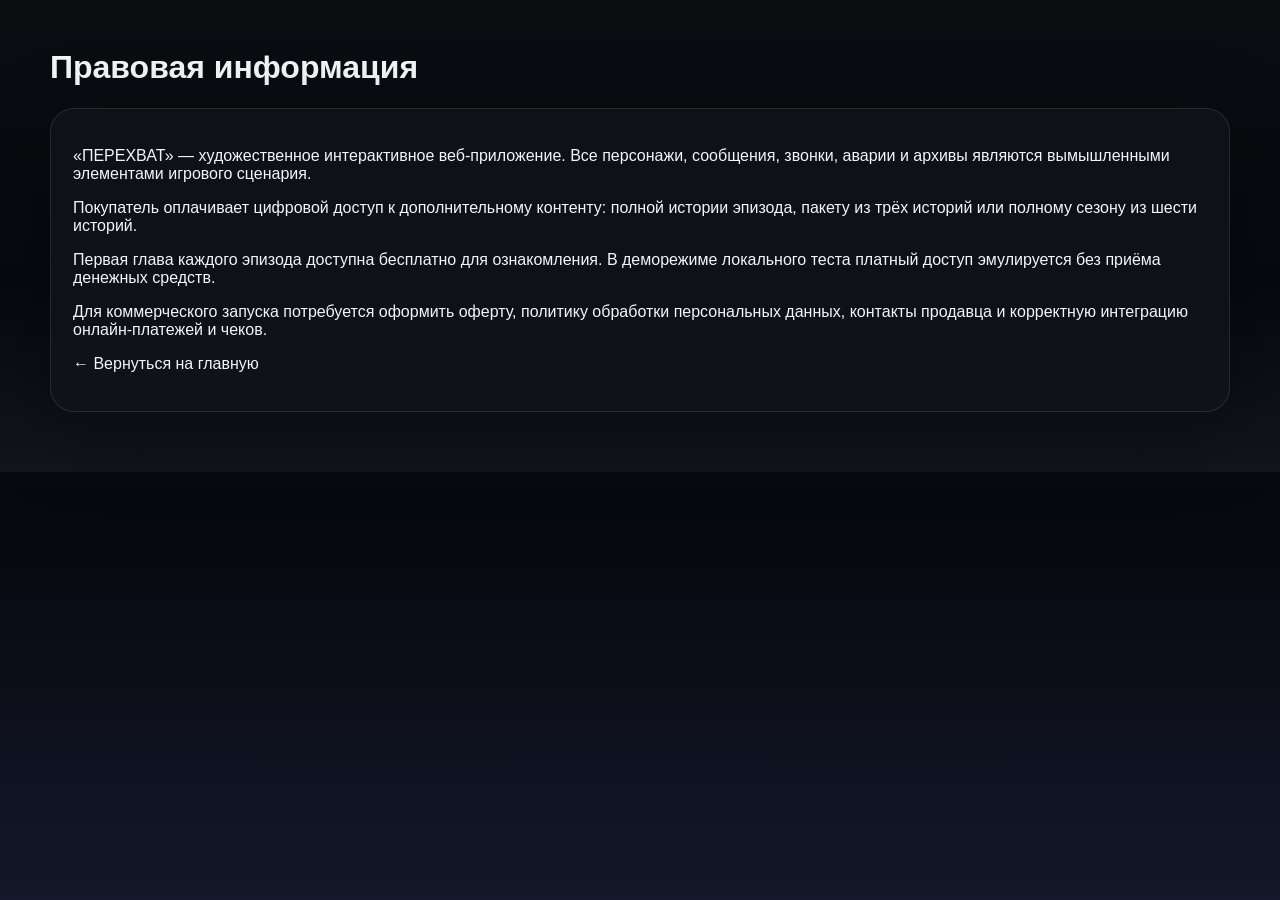
<file: static/legal.html>
<!doctype html><html lang="ru"><head><meta charset="utf-8"><meta name="viewport" content="width=device-width, initial-scale=1"><title>ПЕРЕХВАТ — правовая информация</title><link rel="stylesheet" href="/static/styles.css"></head><body data-theme="classic"><main class="wrap" style="padding:28px 0 60px;position:relative;z-index:1"><h1>Правовая информация</h1><div class="card" style="padding:22px"><p>«ПЕРЕХВАТ» — художественное интерактивное веб-приложение. Все персонажи, сообщения, звонки, аварии и архивы являются вымышленными элементами игрового сценария.</p><p>Покупатель оплачивает цифровой доступ к дополнительному контенту: полной истории эпизода, пакету из трёх историй или полному сезону из шести историй.</p><p>Первая глава каждого эпизода доступна бесплатно для ознакомления. В деморежиме локального теста платный доступ эмулируется без приёма денежных средств.</p><p>Для коммерческого запуска потребуется оформить оферту, политику обработки персональных данных, контакты продавца и корректную интеграцию онлайн-платежей и чеков.</p><p><a href="/">← Вернуться на главную</a></p></div></main></body></html>
</file>
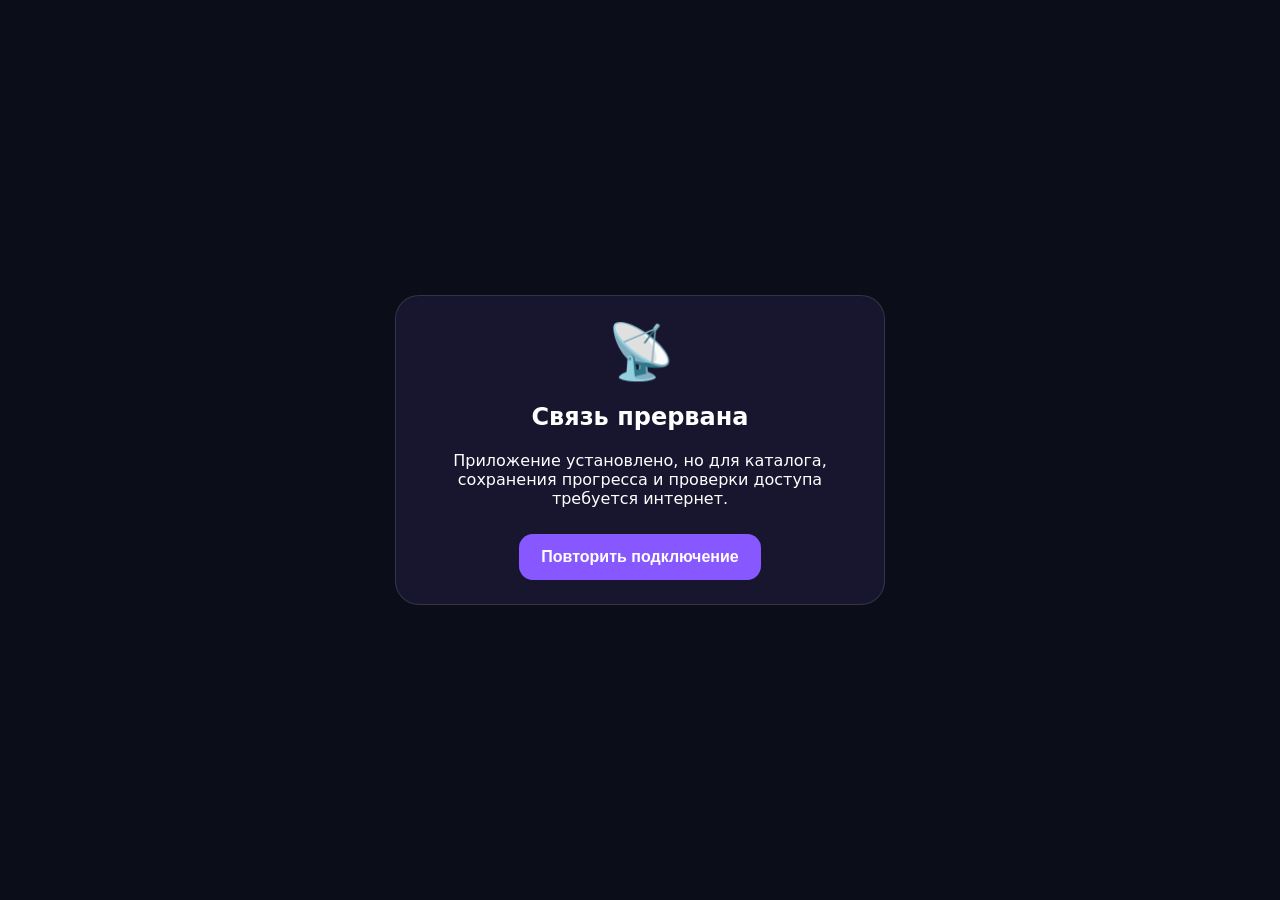
<file: static/offline.html>
<!doctype html><html lang="ru"><head><meta charset="utf-8"><meta name="viewport" content="width=device-width, initial-scale=1"><meta name="theme-color" content="#14142a"><title>ПЕРЕХВАТ — Нет соединения</title><style>body{margin:0;font-family:system-ui;background:#0b0d18;color:white;display:grid;place-items:center;min-height:100vh;text-align:center;padding:24px;box-sizing:border-box}.card{max-width:440px;background:#18162f;border:1px solid #ffffff20;border-radius:24px;padding:24px}.icon{font-size:54px}.button{display:inline-block;background:#8758ff;color:#fff;padding:14px 22px;border:0;border-radius:14px;font-size:16px;font-weight:800;text-decoration:none;margin-top:10px;cursor:pointer}</style></head><body><section class="card"><div class="icon">📡</div><h1>Связь прервана</h1><p>Приложение установлено, но для каталога, сохранения прогресса и проверки доступа требуется интернет.</p><button class="button" onclick="location.reload()">Повторить подключение</button></section></body></html>
</file>
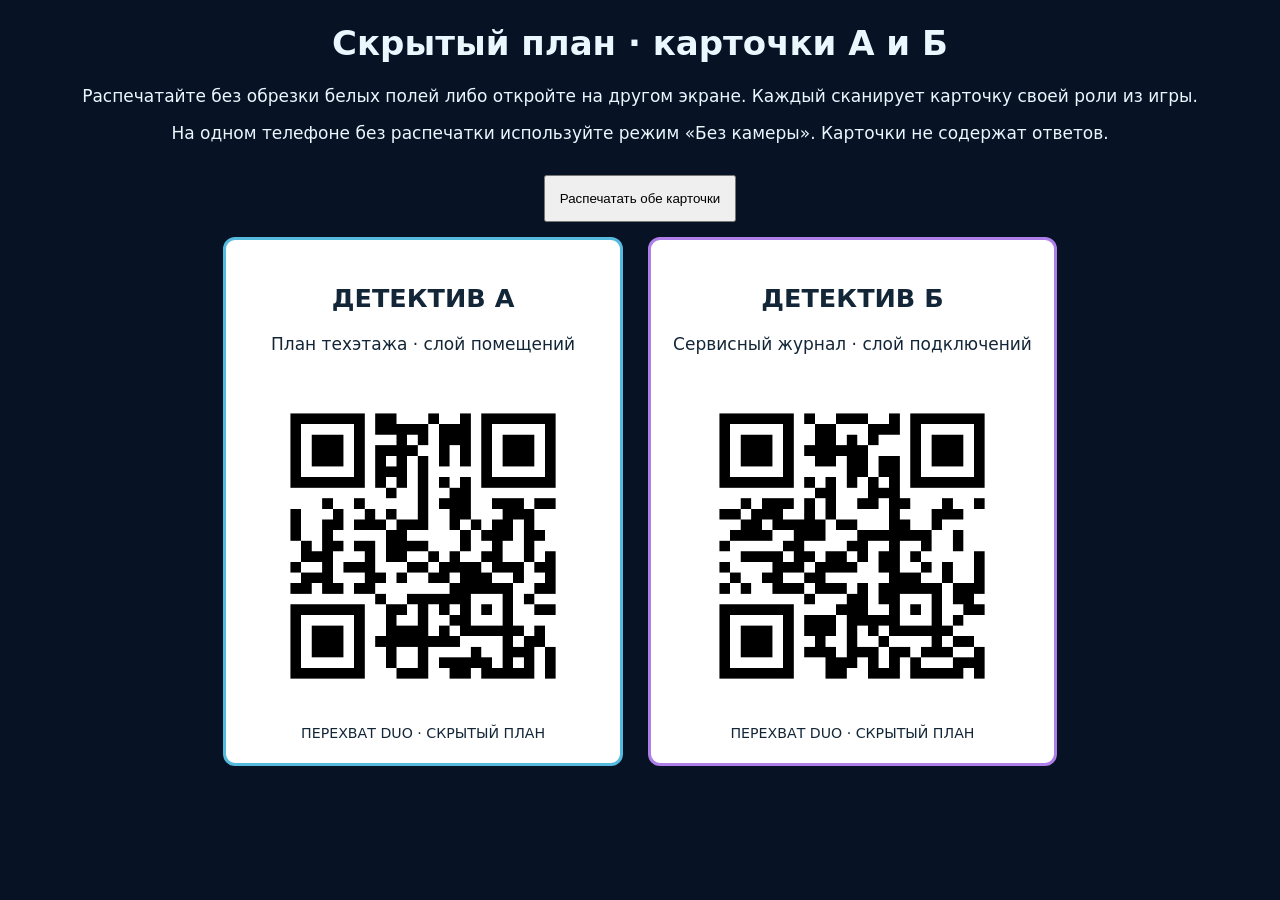
<file: static/ar/cards.html>
<!doctype html><html lang="ru"><meta charset="utf-8"><meta name="viewport" content="width=device-width,initial-scale=1"><title>ПЕРЕХВАТ — AR-карточки</title><style>body{font:17px system-ui;background:#071324;color:#eaf7ff;margin:20px;text-align:center}main{display:flex;gap:25px;justify-content:center;flex-wrap:wrap}article{background:white;color:#132637;padding:22px;border:3px solid #55badd;border-radius:12px;max-width:420px;break-inside:avoid}article.b{border-color:#ae7ee9}img{width:100%;max-width:350px;height:auto}button{padding:14px;margin:15px;cursor:pointer}small{display:block}@media print{body{background:white;color:black;margin:0}header,button{display:none}main{display:block}article{margin:10mm auto;max-width:110mm;border-color:black}img{width:90mm}}</style><header><h1>Скрытый план · карточки А и Б</h1><p>Распечатайте без обрезки белых полей либо откройте на другом экране. Каждый сканирует карточку своей роли из игры.</p><p>На одном телефоне без распечатки используйте режим «Без камеры». Карточки не содержат ответов.</p><button onclick="print()">Распечатать обе карточки</button></header><main><article><h2>ДЕТЕКТИВ А</h2><p>План техэтажа · слой помещений</p><img src="card-a.png" alt="Маркер карточки А"><small>ПЕРЕХВАТ DUO · СКРЫТЫЙ ПЛАН</small></article><article class="b"><h2>ДЕТЕКТИВ Б</h2><p>Сервисный журнал · слой подключений</p><img src="card-b.png" alt="Маркер карточки Б"><small>ПЕРЕХВАТ DUO · СКРЫТЫЙ ПЛАН</small></article></main></html>
</file>
<file: static/styles.css>
:root{
  --bg:#0a0c14;--bg2:#13182a;--card:#111728cc;--line:#ffffff16;--text:#f4f7ff;--muted:#a9b2cc;
  --primary:#7c5cff;--secondary:#46d8ff;--accent:#ff5fb2;--success:#8dff8a;--warning:#ffcf44;
  --shadow:0 20px 80px rgba(0,0,0,.35);--radius:24px;
}
body[data-theme="classic"]{
  --bg:#0b0d11;--bg2:#12151c;--card:#10131acc;--line:#ffffff14;--text:#f4f5f7;--muted:#9fa6b5;
  --primary:#6f7cff;--secondary:#98a6c7;--accent:#7f8ba9;--success:#8be0b7;--warning:#d4a657;
}
*{box-sizing:border-box} html,body{margin:0;padding:0;background:linear-gradient(180deg,var(--bg),#07090f 60%,var(--bg2));color:var(--text);font-family:Inter,Segoe UI,Arial,sans-serif;min-height:100%}
a{color:inherit;text-decoration:none} button,input{font:inherit}
.wrap{width:min(1180px,calc(100% - 28px));margin:0 auto}
.bg-orb{position:fixed;filter:blur(60px);opacity:.45;pointer-events:none;z-index:0}.orb-1{width:380px;height:380px;background:var(--primary);top:-120px;left:-80px}.orb-2{width:320px;height:320px;background:var(--accent);right:-90px;top:180px}.bg-grid{position:fixed;inset:0;pointer-events:none;background-image:linear-gradient(to right,#ffffff08 1px,transparent 1px),linear-gradient(to bottom,#ffffff08 1px,transparent 1px);background-size:28px 28px;mask-image:radial-gradient(circle at center, black, transparent 72%);z-index:0}
.topbar,.hero,.pricing-row,.episodes-grid,.bundle-grid,.footer-note,.section-title-row{position:relative;z-index:1}
.topbar{display:flex;justify-content:space-between;gap:16px;align-items:center;padding:24px 0 18px}.brand{display:flex;gap:14px;align-items:center}.brand-icon{width:44px;height:44px;border-radius:14px;background:linear-gradient(135deg,var(--primary),var(--accent));display:grid;place-items:center;font-size:24px;font-weight:800;box-shadow:var(--shadow)}.brand-name{font-size:22px;font-weight:900;letter-spacing:.04em}.brand-sub{font-size:13px;color:var(--muted)}
.topbar-actions{display:flex;gap:10px;flex-wrap:wrap}.ghost-btn,.primary-btn,.secondary-btn,.unlock-btn{border:1px solid var(--line);background:#ffffff08;color:var(--text);padding:12px 16px;border-radius:14px;cursor:pointer;transition:.2s ease}.primary-btn,.unlock-btn{background:linear-gradient(135deg,var(--primary),var(--accent));border:none;box-shadow:0 12px 30px rgba(124,92,255,.35);font-weight:800}.secondary-btn{background:linear-gradient(135deg,var(--secondary),#7affd5);border:none;color:#061018;font-weight:800}.ghost-btn:hover,.primary-btn:hover,.secondary-btn:hover,.unlock-btn:hover{transform:translateY(-1px)}
.card{background:var(--card);backdrop-filter:blur(16px);border:1px solid var(--line);border-radius:var(--radius);box-shadow:var(--shadow)}
.card-hero{display:grid;grid-template-columns:1.35fr .8fr;gap:20px;padding:28px;margin-top:8px}.hero h1{margin:10px 0 12px;font-size:clamp(34px,5vw,58px);line-height:.98}.hero h1 span{background:linear-gradient(135deg,var(--secondary),var(--accent));-webkit-background-clip:text;background-clip:text;color:transparent}.hero p{margin:0;max-width:740px;color:var(--muted);font-size:18px;line-height:1.55}.pill{display:inline-block;padding:8px 12px;border-radius:999px;font-size:12px;border:1px solid var(--line);letter-spacing:.08em}.accent{background:#ffffff10}.hero-actions{display:flex;gap:12px;flex-wrap:wrap;margin-top:22px}.hero-side{display:grid;place-items:center}.mini-stats{width:100%;display:grid;grid-template-columns:repeat(3,1fr);gap:14px}.mini-stat{padding:18px;border-radius:18px;background:#ffffff08;border:1px solid var(--line);text-align:center}.mini-stat span{display:block;font-size:32px;font-weight:900}.mini-stat small{color:var(--muted)}
.pricing-row{display:grid;grid-template-columns:repeat(4,1fr);gap:12px;padding:18px;margin:18px 0 8px}.pricing-row>div{padding:8px 10px}.small-label{font-size:12px;color:var(--muted);letter-spacing:.08em;text-transform:uppercase}.small-note{font-size:13px;color:var(--muted)}
.section-title-row{display:flex;justify-content:space-between;align-items:end;padding:20px 0 10px}.section-title-row h2{margin:4px 0 0;font-size:30px}
.episodes-grid{display:grid;grid-template-columns:repeat(3,1fr);gap:18px}.episode-card{padding:20px;display:flex;flex-direction:column;gap:14px;min-height:310px;position:relative;overflow:hidden}.episode-card::before{content:"";position:absolute;inset:-50% auto auto -18%;width:180px;height:180px;background:radial-gradient(circle,var(--card-accent),transparent 70%);opacity:.55;filter:blur(8px)}.episode-card>*{position:relative}.episode-top{display:flex;justify-content:space-between;gap:10px;align-items:flex-start}.episode-code{font-size:12px;color:var(--muted);letter-spacing:.08em;text-transform:uppercase}.episode-title{font-size:26px;font-weight:900}.episode-sub{color:var(--muted);font-size:14px}.episode-hook{color:#e9eefc;line-height:1.5;min-height:84px}.episode-chips{display:flex;gap:8px;flex-wrap:wrap}.chip{padding:8px 10px;border-radius:999px;background:#ffffff10;border:1px solid var(--line);font-size:12px}.chip.green{color:#06140b;background:linear-gradient(135deg,var(--success),#d7ffd1);border:none}.episode-actions{display:flex;gap:10px;flex-wrap:wrap;margin-top:auto}
.bundle-grid{display:grid;grid-template-columns:repeat(3,1fr);gap:18px;padding-bottom:24px}.bundle-card{padding:20px}.bundle-card h3{margin:8px 0 6px;font-size:24px}.bundle-card p{color:var(--muted);min-height:56px}.bundle-list{display:flex;flex-wrap:wrap;gap:8px;margin:14px 0 16px}
.footer-note{padding:20px 0 50px;color:var(--muted)}
.drawer{position:fixed;inset:0;z-index:25}.drawer.hidden{display:none}.drawer-scrim{position:absolute;inset:0;background:#000a}.drawer-panel{position:absolute;right:0;top:0;bottom:0;width:min(540px,100%);background:linear-gradient(180deg,#12172a,#090c13);border-left:1px solid var(--line);padding:22px;overflow:auto}.close-btn{position:absolute;right:16px;top:14px;border:none;background:#ffffff14;color:#fff;font-size:28px;width:38px;height:38px;border-radius:12px;cursor:pointer}.drawer h3{font-size:32px;margin:12px 0 4px}.drawer p{color:var(--muted);line-height:1.6}.drawer .price-line{display:flex;justify-content:space-between;padding:14px 0;border-top:1px solid var(--line)}
.game{position:fixed;inset:0;z-index:35;background:radial-gradient(circle at top,var(--bg2),#05070c 70%);display:flex;flex-direction:column}.game.hidden{display:none}.game-header{display:flex;gap:12px;align-items:center;justify-content:space-between;padding:12px 14px;border-bottom:1px solid var(--line);background:#080a10d8;backdrop-filter:blur(10px)}.game-meta{display:flex;flex-direction:column;gap:2px}.game-meta>div:first-child{font-weight:800}.game-tag{padding:8px 12px;border-radius:999px;background:#ffffff0b;border:1px solid var(--line);font-size:12px}.game-right{text-align:right}.game-progress{height:4px;background:#ffffff12}.game-progress>div{height:100%;background:linear-gradient(90deg,var(--secondary),var(--accent));width:0}.game-stage{padding:18px;width:min(860px,100%);margin:0 auto;overflow:auto;flex:1}
.scene-card{padding:20px;border:1px solid var(--line);border-radius:24px;background:var(--card);box-shadow:var(--shadow)}.scene-title{font-size:32px;font-weight:900;margin:0 0 6px}.scene-sub{color:var(--muted);margin:0 0 16px}.messages{display:flex;flex-direction:column;gap:10px}.message{padding:14px 16px;border-radius:18px;background:#ffffff0c;border:1px solid var(--line)}.msg-who{font-size:12px;letter-spacing:.08em;color:var(--secondary);margin-bottom:4px;text-transform:uppercase}.msg-text{line-height:1.55}
.controls{display:flex;flex-direction:column;gap:10px;margin-top:18px}.action-btn{border:none;padding:14px 16px;border-radius:16px;cursor:pointer;background:#ffffff0e;color:var(--text);text-align:left;border:1px solid var(--line)}.action-btn.primary{background:linear-gradient(135deg,var(--primary),var(--accent));font-weight:800;border:none}.action-btn.secondary{background:linear-gradient(135deg,var(--secondary),#7affd5);color:#081018;font-weight:800;border:none}.action-btn.ghost{background:#ffffff08}.action-inline{display:flex;gap:10px;flex-wrap:wrap}.input-line{display:flex;gap:10px;flex-wrap:wrap}.code-input{background:#06080d;border:1px solid var(--line);color:var(--text);padding:14px 16px;border-radius:16px;min-width:140px}.hint{font-size:14px;color:var(--muted)}
.toast{position:fixed;left:50%;bottom:22px;transform:translateX(-50%) translateY(30px);background:#0e1320;border:1px solid var(--line);padding:12px 16px;border-radius:14px;opacity:0;transition:.25s;pointer-events:none}.toast.show{opacity:1;transform:translateX(-50%) translateY(0)}
@media (max-width:980px){.card-hero{grid-template-columns:1fr}.episodes-grid{grid-template-columns:1fr 1fr}.bundle-grid,.pricing-row{grid-template-columns:1fr}.game-stage{padding:14px}.scene-title{font-size:28px}}
@media (max-width:680px){.episodes-grid,.bundle-grid{grid-template-columns:1fr}.topbar{padding-top:18px;align-items:flex-start;flex-direction:column}.hero p{font-size:16px}.hero-actions,.topbar-actions{width:100%}.ghost-btn,.primary-btn,.secondary-btn,.unlock-btn{width:100%;justify-content:center;display:inline-flex}.pricing-row{gap:6px;padding:14px}.scene-title{font-size:24px}.game-header{align-items:flex-start;flex-wrap:wrap}.game-right{width:100%;display:flex;justify-content:space-between;align-items:center}}

/* v2.1 Pulse Cinema edition */
body[data-theme="color"]{--bg:#0d0b23;--bg2:#1c163a;--card:#15152de6;--line:#d4c8ff2a;--text:#f8f5ff;--muted:#bcb1d9;--primary:#8758ff;--secondary:#53ecff;--accent:#ff4c9e;--success:#71ffc1}
body[data-theme="classic"]{--bg:#0b0d11;--bg2:#12151c;--card:#10131ae6;--line:#ffffff1a;--text:#f4f5f7;--muted:#9fa6b5;--primary:#6f7cff;--secondary:#98a6c7;--accent:#7f8ba9;--success:#8be0b7}
body[data-theme="color"] .episode-card{box-shadow:0 14px 42px #3d237a38, inset 0 1px #ffffff13; background:linear-gradient(160deg,#241c43ec,#101126f0)}
body[data-theme="classic"] .episode-card{box-shadow:0 16px 38px #0008;background:#13161fd9}
body[data-theme="classic"] .bg-orb{opacity:.16}
body[data-theme="classic"] .episode-poster{filter:saturate(.38)}
body[data-theme="classic"] .hero h1 span{background:linear-gradient(120deg,#cad4eb,#8595b9);-webkit-background-clip:text;background-clip:text;color:transparent}
.card-hero{position:relative;overflow:hidden;background:radial-gradient(circle at 85% 28%,#7447fc36,transparent 40%),linear-gradient(145deg,#21183cdd,#11152ce6)}
body[data-theme="classic"] .card-hero{background:linear-gradient(145deg,#1a1e28e8,#0c0f15e6)}
.hero-side{position:relative;min-height:180px}
.hero-side::before{content:"";position:absolute;top:50%;left:50%;width:178px;height:178px;border:1px solid var(--secondary);border-radius:50%;box-shadow:0 0 0 22px #ffffff06,0 0 0 44px #ffffff04,0 0 60px var(--primary);transform:translate(-50%,-50%);opacity:.55;animation:radar-pulse 5s ease-in-out infinite}
@keyframes radar-pulse{50%{transform:translate(-50%,-50%) scale(1.1);opacity:.26}}
.mini-stats{position:relative;z-index:2}
.catalog-toolbar{display:flex;align-items:center;justify-content:space-between;gap:14px;margin:4px 0 20px;flex-wrap:wrap}
.segmented{display:flex;gap:5px;border:1px solid var(--line);padding:5px;background:#ffffff0c;border-radius:16px}
.segmented-btn{background:transparent;border:0;color:var(--muted);border-radius:12px;padding:11px 16px;font-weight:700;cursor:pointer}
.segmented-btn.active{background:linear-gradient(125deg,var(--primary),var(--accent));color:#fff;box-shadow:0 6px 18px #0004}
.episode-poster{height:156px;margin:-20px -20px 0;position:relative;border-bottom:1px solid var(--line);overflow:hidden;isolation:isolate;background:radial-gradient(circle at 68% 45%,var(--card-accent),transparent 47%),linear-gradient(115deg,#0e1632,#0a0d19)}
.episode-poster::before{content:"";position:absolute;width:220px;height:220px;border:1px solid #ffffff4c;border-radius:50%;top:-76px;right:-32px;box-shadow:0 0 0 22px #ffffff08,0 0 0 54px #ffffff04}
.episode-poster::after{content:"";position:absolute;inset:0;background:linear-gradient(180deg,transparent 20%,#060914c9);z-index:-1}
.episode-poster .poster-glyph{position:absolute;right:16px;bottom:-30px;font-size:136px;line-height:1;opacity:.84;transform:rotate(-14deg);filter:drop-shadow(0 12px 24px #0009)}
.episode-poster .poster-index{position:absolute;left:18px;top:16px;font-size:12px;letter-spacing:.15em;font-weight:900;color:#fff}
.episode-card{min-height:460px;transition:transform .25s, border-color .25s}
.episode-card:hover{transform:translateY(-4px);border-color:var(--card-accent)}
.episode-hook{min-height:70px}
.progress-chip{background:#ffffff14;color:#e9eaff;border:1px solid var(--line);font-size:12px;border-radius:10px;padding:7px 10px}
.progress-line{height:5px;border-radius:999px;overflow:hidden;background:#ffffff18;margin-top:4px}
.progress-line .progress-fill{height:100%;border-radius:999px;background:linear-gradient(90deg,var(--secondary),var(--accent))}
.bundles-title{margin-top:18px}
.mini-faq{padding:22px;margin-top:14px}.faq-grid{display:grid;grid-template-columns:repeat(3,1fr);gap:16px}.faq-grid p{color:var(--muted);line-height:1.5}.faq-grid b{font-size:24px;color:var(--secondary)}
.store-modal{position:fixed;inset:0;z-index:55}.store-modal.hidden{display:none}
.store-scrim{position:absolute;inset:0;background:#000c;backdrop-filter:blur(12px)}
.store-panel{position:absolute;inset:3% max(12px,calc((100vw - 1020px)/2)) 3%;border-radius:28px;padding:24px;background:linear-gradient(145deg,#171432,#0b1023);border:1px solid #ffffff28;box-shadow:0 24px 90px #000c;overflow:auto}
body[data-theme="classic"] .store-panel{background:linear-gradient(145deg,#181d26,#0d1016)}
.store-header{display:flex;justify-content:space-between;gap:22px;align-items:flex-start}.store-header h2{font-size:36px;margin:4px 0}.store-header .close-btn{position:static;flex:0 0 auto}.store-benefits{display:flex;gap:12px;flex-wrap:wrap;margin:8px 0 20px}.store-benefits>span{color:var(--success);font-size:13px}.store-tabs{width:fit-content;max-width:100%;margin-bottom:18px}
.store-products{display:grid;grid-template-columns:repeat(2,minmax(0,1fr));gap:12px}.store-product{padding:18px;background:#ffffff09;border:1px solid var(--line);border-radius:18px;display:flex;flex-direction:column;gap:10px}.store-product b{font-size:19px}.store-product small{color:var(--muted)}.store-product .store-price{font-size:28px;font-weight:900}.store-product .primary-btn{width:100%}
.cinema-topline{display:flex;align-items:center;justify-content:center;gap:9px;background:linear-gradient(90deg,#090e19,#241333,#090e19);border-bottom:1px solid var(--line);font-size:11px;letter-spacing:.11em;color:var(--muted);padding:8px;text-transform:uppercase}
.red-dot{display:inline-block;width:7px;height:7px;background:#ff4777;box-shadow:0 0 12px #ff4777;border-radius:50%;animation:blink 2s infinite}.signal-dots{color:var(--secondary);letter-spacing:.12em}
@keyframes blink{50%{opacity:.2}}
.scene-card{position:relative;overflow:hidden;background:linear-gradient(165deg,var(--card),#0c1220e8)}.scene-card::before{content:"";position:absolute;inset:0;pointer-events:none;opacity:.07;background:repeating-linear-gradient(0deg,transparent 0 3px,#fff 4px 4px)}
.scene-card .messages,.scene-card .controls,.scene-card h2,.scene-card .scene-sub{position:relative;z-index:2}
.message{animation:msg-in .35s both}.message:nth-child(2){animation-delay:.08s}.message:nth-child(3){animation-delay:.17s}
@keyframes msg-in{from{transform:translateY(10px);opacity:0}to{transform:translateY(0);opacity:1}}
.game-stage{scrollbar-color:var(--primary) transparent}
.game-stage::-webkit-scrollbar{width:5px}.game-stage::-webkit-scrollbar-thumb{background:var(--primary);border-radius:4px}
.game-meta div:first-child{font-size:17px}
.install-button{background:linear-gradient(130deg,#2e99a242,#7643b939)}
@media(max-width:980px){.episode-card{min-height:430px}}
@media(max-width:680px){.store-panel{inset:0;border-radius:0;padding:20px}.store-products{grid-template-columns:1fr}.store-header h2{font-size:28px}.store-benefits{gap:8px}.mini-stat{padding:12px 5px}.mini-stat span{font-size:26px}.mini-stat small{font-size:10px}.episode-poster{height:174px}.faq-grid{grid-template-columns:1fr;gap:0}.catalog-toolbar .primary-btn{width:100%}.store-tabs{width:100%}.store-tabs .segmented-btn{flex:1;padding:12px 6px;font-size:12px}}
@media(prefers-reduced-motion:reduce){*,*::before,*::after{animation-duration:.01ms!important;transition-duration:.01ms!important;scroll-behavior:auto!important}}

[hidden]{display:none!important}
</file>
